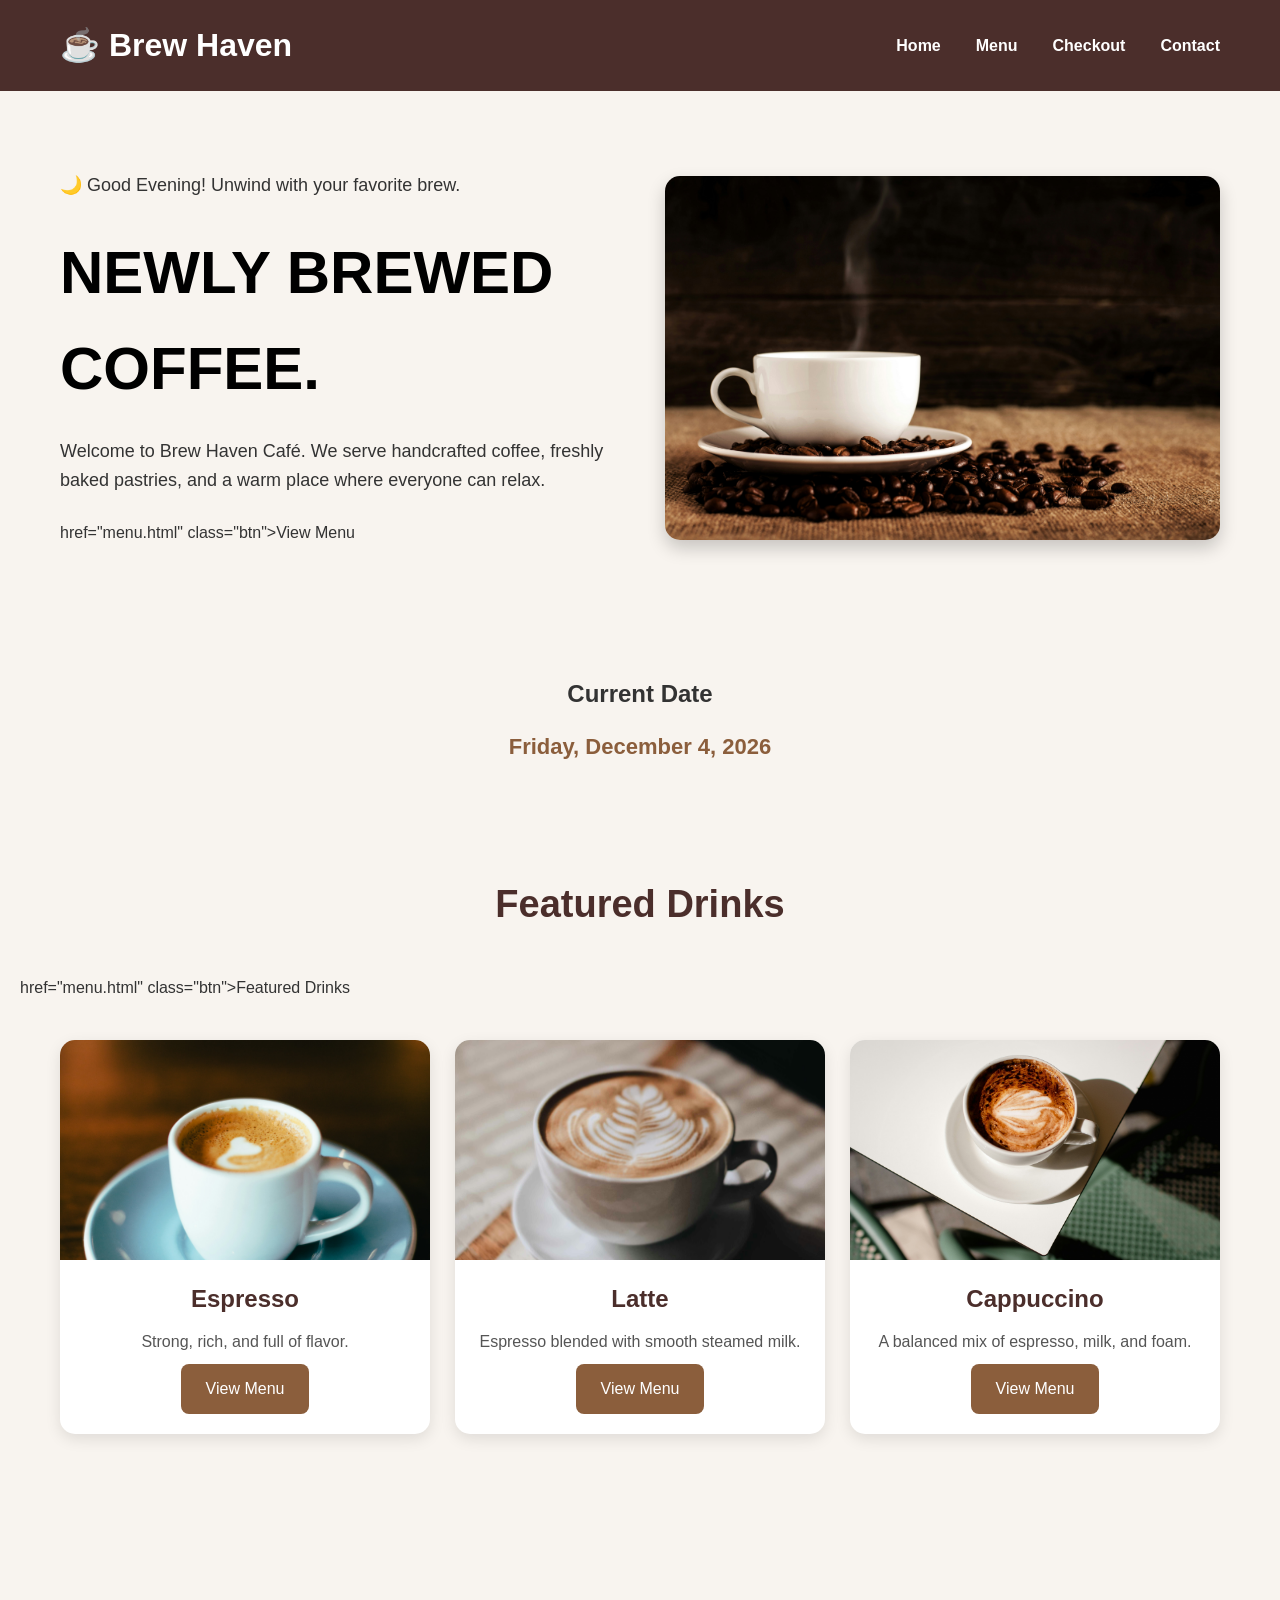
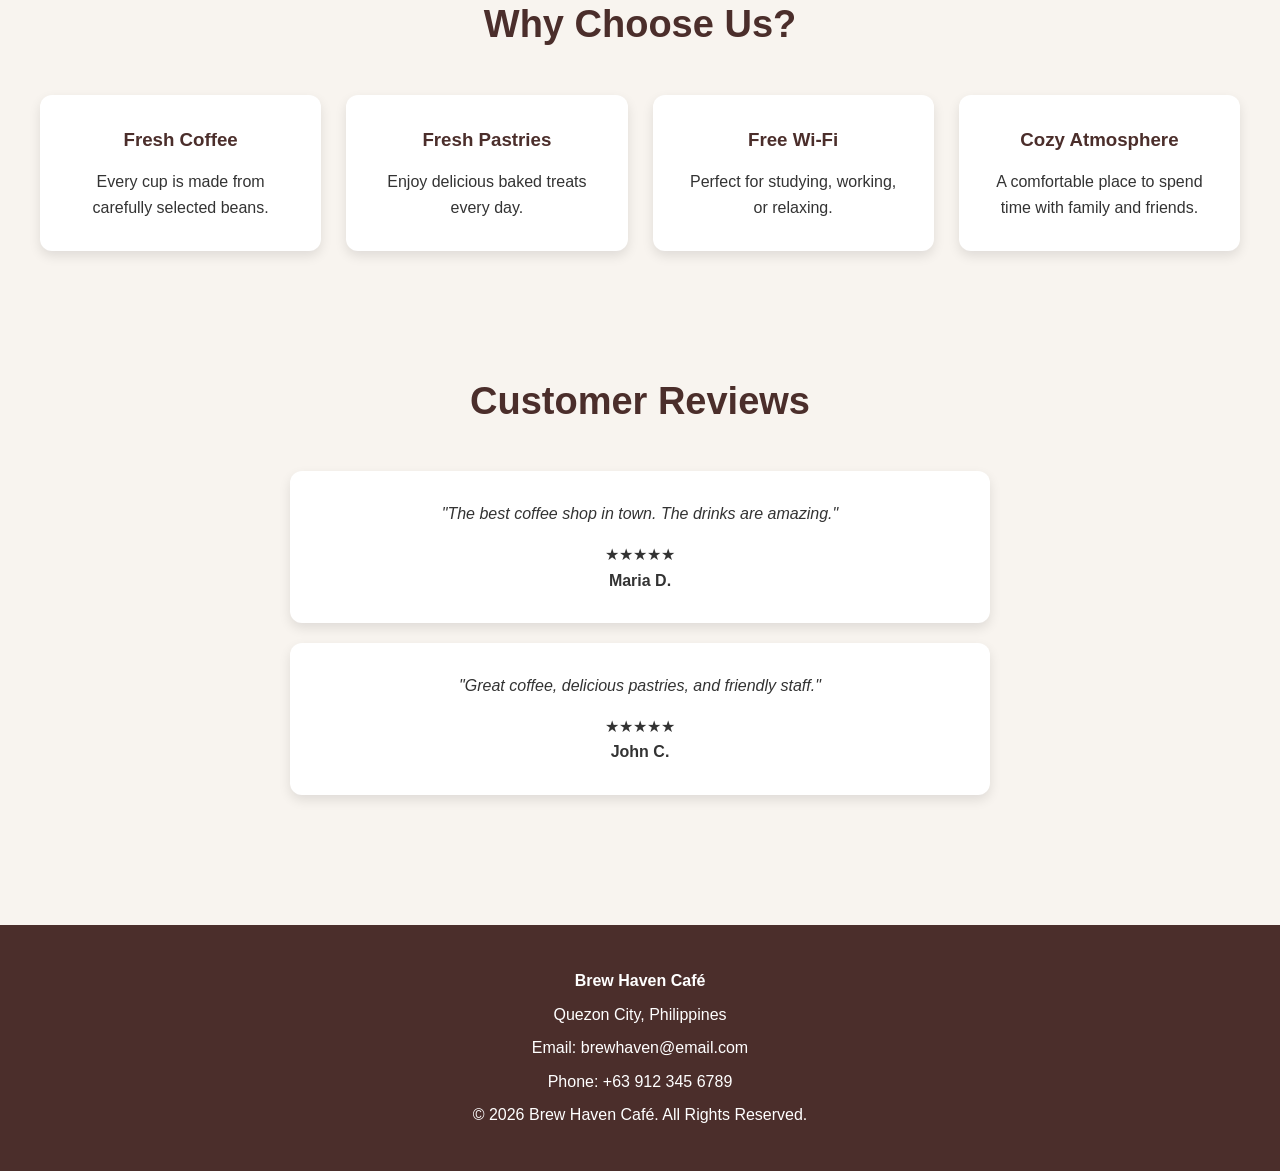
<file: index.html>
<!DOCTYPE html>
<html lang="en">
<head>
    <meta charset="UTF-8">
    <meta name="viewport" content="width=device-width, initial-scale=1.0">

    <title>Brew Haven Café | Home</title>
    <meta name="description" content="Enjoy handcrafted coffee and fresh pastries at Brew Haven Café.">

    <link rel="stylesheet" href="CSS/style.css">
</head>

<body>

<header>
    <nav class="navbar">
        <h2 class="logo">☕ Brew Haven</h2>

        <ul class="nav-links" id="navLinks">
    <li><a href="index.html">Home</a></li>
    <li><a href="menu.html">Menu</a></li>
    <li><a href="checkout.html">Checkout</a></li>
    <li><a href="contact.html">Contact</a></li>
</ul>

        <button id="menuToggle" class="menu-toggle">☰</button>
    </nav>
</header>

<main>

    <section class="hero">

        <div class="hero-content">

            <p id="greeting"></p>

            <h1>NEWLY BREWED COFFEE.</h1>

            <p>
                Welcome to Brew Haven Café. We serve handcrafted coffee,
                freshly baked pastries, and a warm place where everyone can relax.
            </p>

            <a> href="menu.html" class="btn">View Menu</a>

        </div>

        <div class="hero-image">
            <img src="images/hero.jpg"
                 alt="Cup of freshly brewed coffee">
        </div>

    </section>

    <section class="datetime">
        <h2>Current Date</h2>
        <p id="dateTime"></p>
    </section>

    <section class="featured">

         <h2>Featured Drinks</h2>
          <a> href="menu.html" class="btn">Featured Drinks</a>
         
        <div class="cards">

            <article class="card">
                <img src="images/espresso.jpg" alt="Espresso">
                <h3>Espresso</h3>
                <p>Strong, rich, and full of flavor.</p>
                 <a href="menu.html" class="btn">View Menu</a>
            </article>

            <article class="card">
                <img src="images/latte.jpg" alt="Latte">
                <h3>Latte</h3>
                <p>Espresso blended with smooth steamed milk.</p>
                 <a href="menu.html" class="btn">View Menu</a>
            </article>

            <article class="card">
                <img src="images/cappuccino.jpg" alt="Cappuccino">
                <h3>Cappuccino</h3>
                <p>A balanced mix of espresso, milk, and foam.</p>
                 <a href="menu.html" class="btn">View Menu</a>
            </article>

        </div>

    </section>

    <section class="about">

        <h2>Why Choose Us?</h2>

        <div class="features">

            <div class="feature">
                <h3>Fresh Coffee</h3>
                <p>Every cup is made from carefully selected beans.</p>
            </div>

            <div class="feature">
                <h3>Fresh Pastries</h3>
                <p>Enjoy delicious baked treats every day.</p>
            </div>

            <div class="feature">
                <h3>Free Wi-Fi</h3>
                <p>Perfect for studying, working, or relaxing.</p>
            </div>

            <div class="feature">
                <h3>Cozy Atmosphere</h3>
                <p>A comfortable place to spend time with family and friends.</p>
            </div>

        </div>

    </section>

    <section class="testimonials">

        <h2>Customer Reviews</h2>

        <div class="review">

            <blockquote>
                "The best coffee shop in town. The drinks are amazing."
            </blockquote>

            <p>★★★★★</p>
            <strong>Maria D.</strong>

        </div>

        <div class="review">

            <blockquote>
                "Great coffee, delicious pastries, and friendly staff."
            </blockquote>

            <p>★★★★★</p>
            <strong>John C.</strong>

        </div>

    </section>

</main>

<footer>

    <p><strong>Brew Haven Café</strong></p>

    <p>Quezon City, Philippines</p>

    <p>Email: brewhaven@email.com</p>

    <p>Phone: +63 912 345 6789</p>

    <p>&copy; 2026 Brew Haven Café. All Rights Reserved.</p>

</footer>

<script src="JS/script.js"></script>

</body>
</html>
</file>
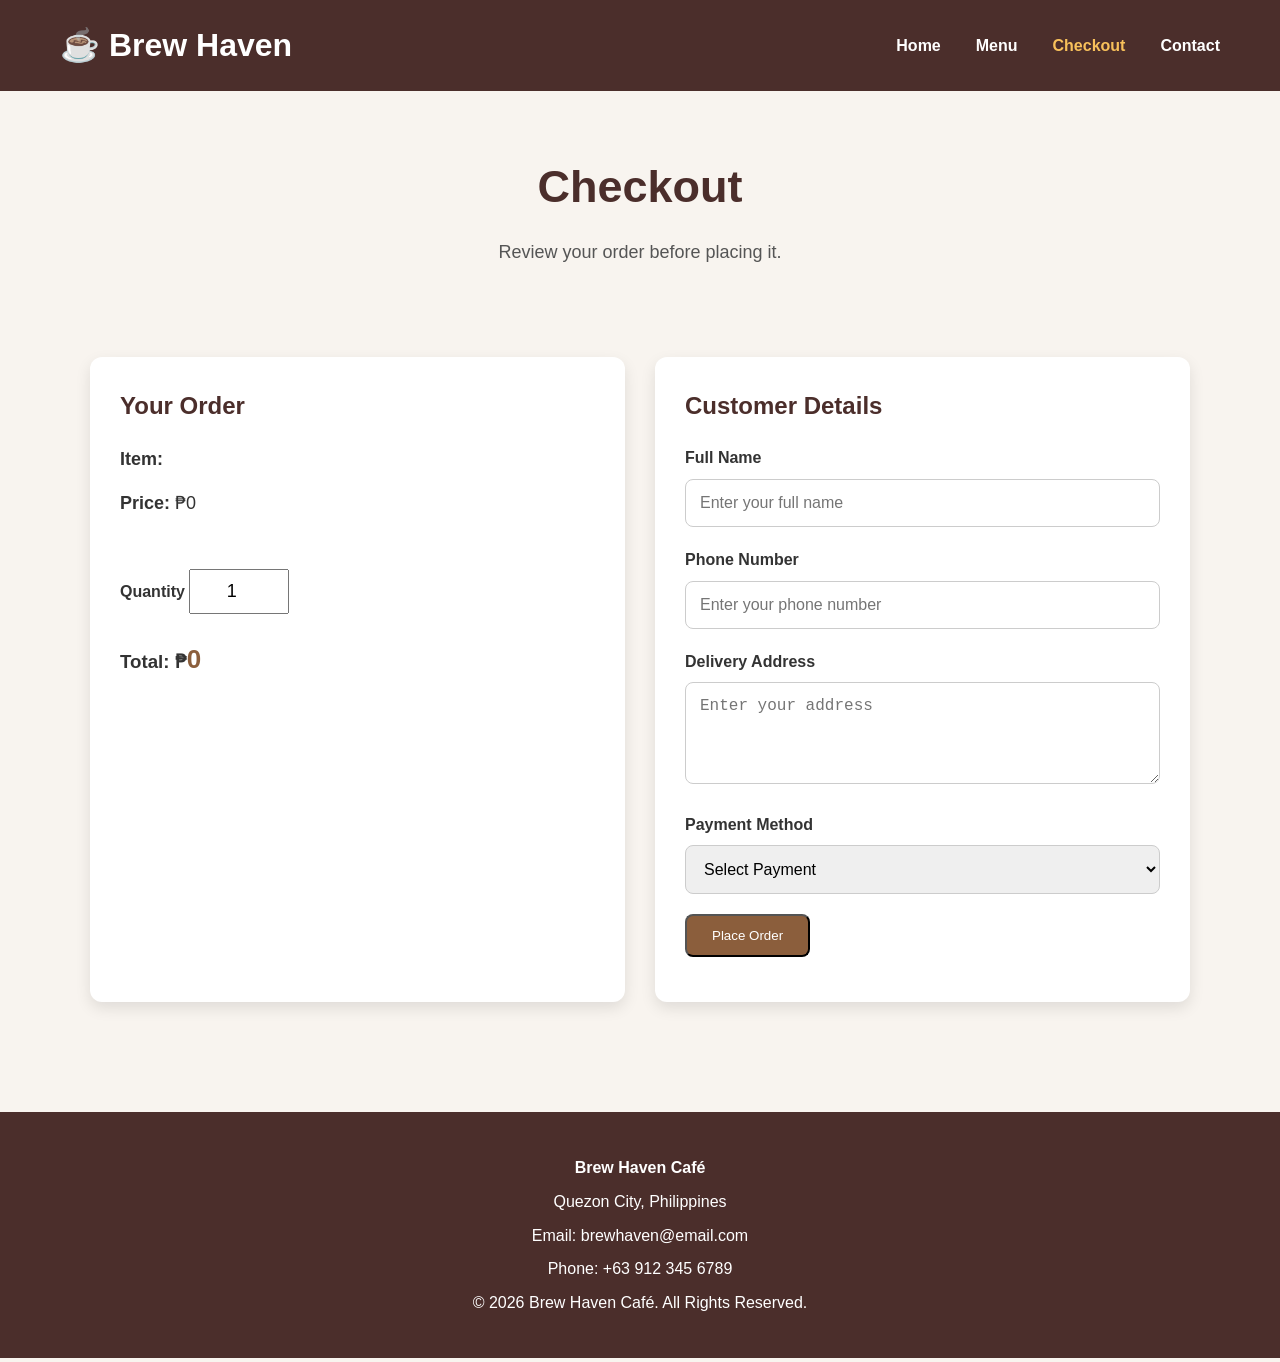
<file: checkout.html>
<!DOCTYPE html>
<html lang="en">
<head>
    <meta charset="UTF-8">
    <meta name="viewport" content="width=device-width, initial-scale=1.0">

    <title>Brew Haven Café | Checkout</title>

    <link rel="stylesheet" href="CSS/style.css">
</head>

<body>

<header>
    <nav class="navbar">

        <h2 class="logo">☕ Brew Haven</h2>

        <ul class="nav-links" id="navLinks">
            <li><a href="index.html">Home</a></li>
            <li><a href="menu.html">Menu</a></li>
            <li><a href="checkout.html" class="active">Checkout</a></li>
            <li><a href="contact.html">Contact</a></li>
        </ul>

        <button id="menuToggle" class="menu-toggle">☰</button>

    </nav>
</header>

<main>

    <section class="page-header">
        <h1>Checkout</h1>
        <p>Review your order before placing it.</p>
    </section>

    <section class="checkout-section">

        <div class="checkout-container">

            <!-- ORDER SUMMARY -->

            <div class="checkout-box">

                <h2>Your Order</h2>

                <p><strong>Item:</strong> <span id="itemName"></span></p>

                <p><strong>Price:</strong> ₱<span id="itemPrice"></span></p>

                <br>

                <label for="quantity"><strong>Quantity</strong></label>

                <input
                    type="number"
                    id="quantity"
                    min="1"
                    value="1">

                <br><br>

                <h3>Total: ₱<span id="totalAmount"></span></h3>

            </div>

            <!-- CUSTOMER DETAILS -->

            <div class="checkout-box">

                <h2>Customer Details</h2>

                <form id="checkoutForm">

                    <div class="form-group">

                        <label>Full Name</label>

                        <input
                            type="text"
                            id="fullname"
                            placeholder="Enter your full name">

                    </div>

                    <div class="form-group">

                        <label>Phone Number</label>

                        <input
                            type="text"
                            id="phone"
                            placeholder="Enter your phone number">

                    </div>

                    <div class="form-group">

                        <label>Delivery Address</label>

                        <textarea
                            id="address"
                            rows="4"
                            placeholder="Enter your address"></textarea>

                    </div>

                    <div class="form-group">

                        <label>Payment Method</label>

                        <select id="payment">

                            <option value="">Select Payment</option>

                            <option>Cash on Delivery</option>

                            <option>GCash</option>

                            <option>Credit Card</option>

                        </select>

                    </div>

                    <button class="btn" type="submit">
                        Place Order
                    </button>

                    <p id="checkoutMessage"></p>

                </form>

            </div>

        </div>

    </section>

</main>

<footer>

    <p><strong>Brew Haven Café</strong></p>

    <p>Quezon City, Philippines</p>

    <p>Email: brewhaven@email.com</p>

    <p>Phone: +63 912 345 6789</p>

    <p>&copy; 2026 Brew Haven Café. All Rights Reserved.</p>

</footer>

<script>

const params = new URLSearchParams(window.location.search);

const item = params.get("item");
const price = Number(params.get("price"));

document.getElementById("itemName").textContent = item;
document.getElementById("itemPrice").textContent = price;

const quantity = document.getElementById("quantity");
const total = document.getElementById("totalAmount");

function updateTotal(){

    total.textContent = quantity.value * price;

}

updateTotal();

quantity.addEventListener("input", updateTotal);

</script>

<script src="JS/script.js"></script>

</body>
</html>
</file>
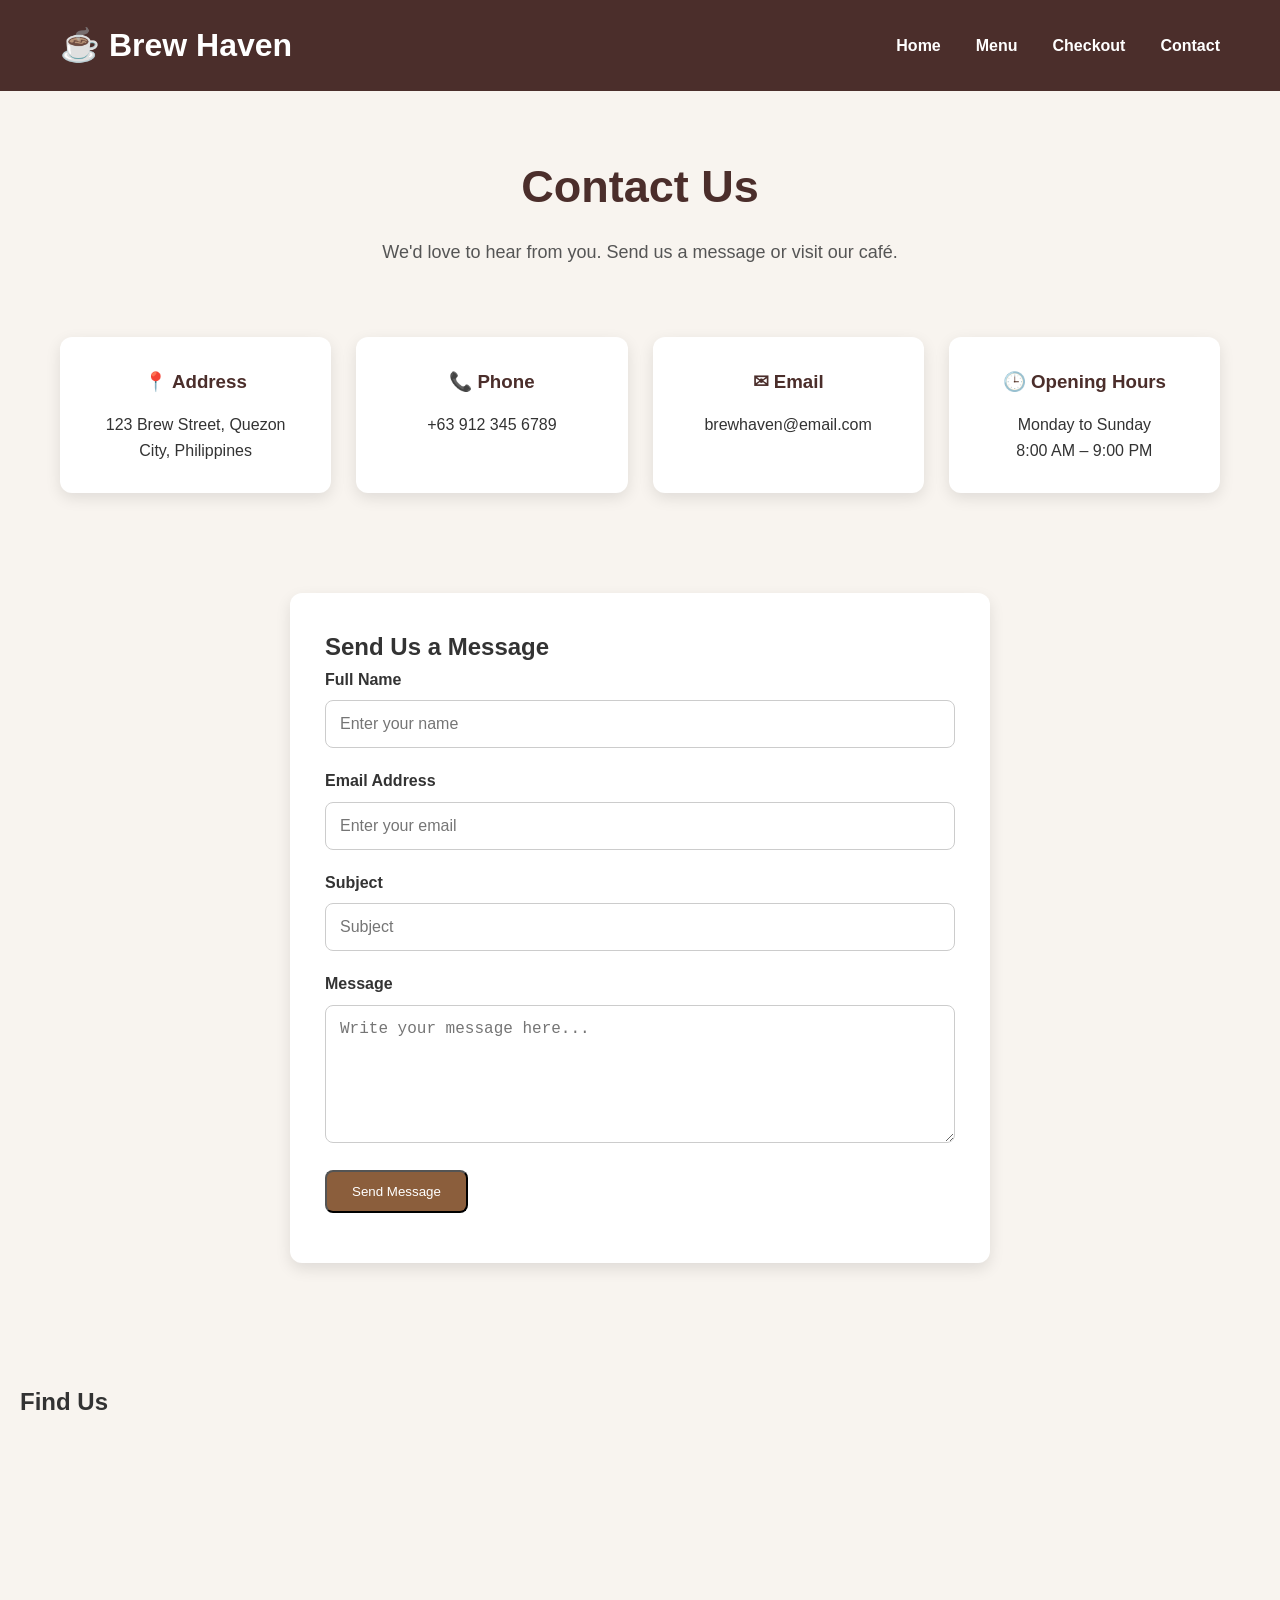
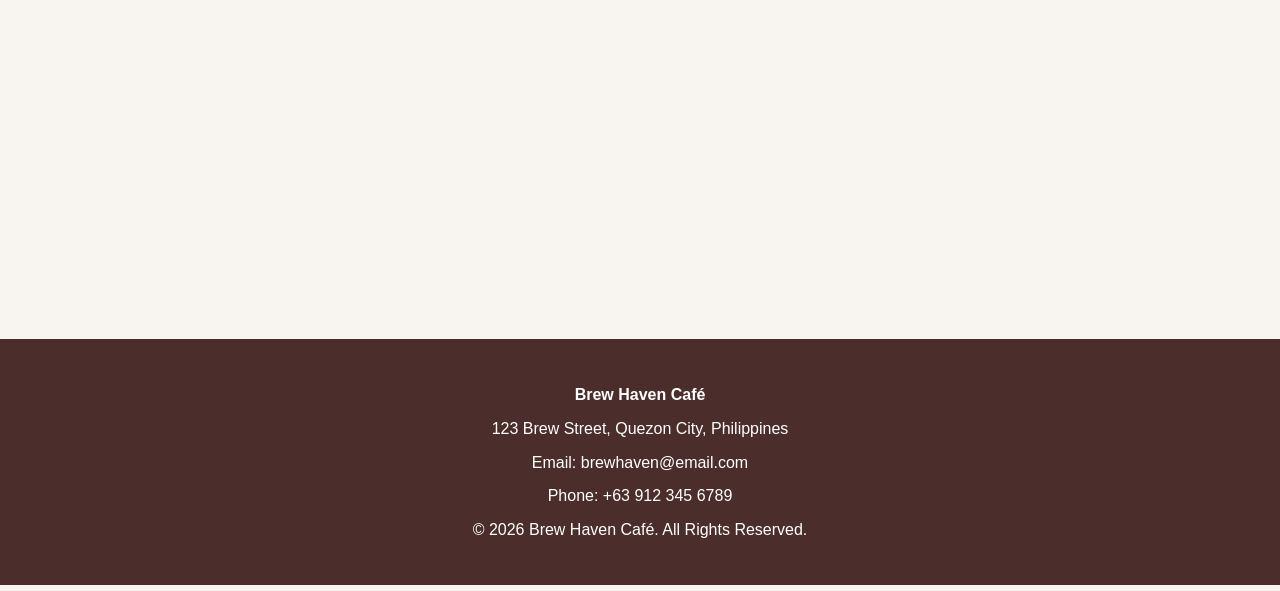
<file: contact.html>
<!DOCTYPE html>
<html lang="en">
<head>
    <meta charset="UTF-8">
    <meta name="viewport" content="width=device-width, initial-scale=1.0">

    <title>Brew Haven Café | Contact</title>
    <meta name="description" content="Contact Brew Haven Café for inquiries, reservations, or feedback.">

    <link rel="stylesheet" href="CSS/style.css">
</head>

<body>

<header>
    <nav class="navbar">

        <h2 class="logo">☕ Brew Haven</h2>

        <ul class="nav-links" id="navLinks">
    <li><a href="index.html">Home</a></li>
    <li><a href="menu.html">Menu</a></li>
    <li><a href="checkout.html">Checkout</a></li>
    <li><a href="contact.html">Contact</a></li>
</ul>

        <button class="menu-toggle" id="menuToggle">☰</button>

    </nav>
</header>

<main>

    <!-- Page Header -->

    <section class="page-header">

        <h1>Contact Us</h1>

        <p>
            We'd love to hear from you. Send us a message or visit our café.
        </p>

    </section>

    <!-- Contact Information -->

    <section class="contact-info">

        <div class="info-card">
            <h3>📍 Address</h3>
            <p>123 Brew Street, Quezon City, Philippines</p>
        </div>

        <div class="info-card">
            <h3>📞 Phone</h3>
            <p>+63 912 345 6789</p>
        </div>

        <div class="info-card">
            <h3>✉ Email</h3>
            <p>brewhaven@email.com</p>
        </div>

        <div class="info-card">
            <h3>🕒 Opening Hours</h3>
            <p>Monday to Sunday</p>
            <p>8:00 AM – 9:00 PM</p>
        </div>

    </section>

    <!-- Contact Form -->

    <section class="contact-section">

        <div class="contact-form">

            <h2>Send Us a Message</h2>

            <form id="contactForm">

                <div class="form-group">

                    <label for="name">Full Name</label>

                    <input
                        type="text"
                        id="name"
                        name="name"
                        placeholder="Enter your name"
                        required>

                </div>

                <div class="form-group">

                    <label for="email">Email Address</label>

                    <input
                        type="email"
                        id="email"
                        name="email"
                        placeholder="Enter your email"
                        required>

                </div>

                <div class="form-group">

                    <label for="subject">Subject</label>

                    <input
                        type="text"
                        id="subject"
                        name="subject"
                        placeholder="Subject">

                </div>

                <div class="form-group">

                    <label for="message">Message</label>

                    <textarea
                        id="message"
                        name="message"
                        rows="6"
                        placeholder="Write your message here..."
                        required></textarea>

                </div>

                <button type="submit" class="btn">
                    Send Message
                </button>

                <p id="formMessage"></p>

            </form>

        </div>

    </section>

    <!-- Map -->

    <section class="map-section">

        <h2>Find Us</h2>

        <iframe
            src="https://www.google.com/maps?q=Quezon+City,+Philippines&output=embed"
            width="100%"
            height="400"
            style="border:0;"
            allowfullscreen=""
            loading="lazy">
        </iframe>

    </section>

</main>

<footer>

    <p><strong>Brew Haven Café</strong></p>

    <p>123 Brew Street, Quezon City, Philippines</p>

    <p>Email: brewhaven@email.com</p>

    <p>Phone: +63 912 345 6789</p>

    <p>&copy; 2026 Brew Haven Café. All Rights Reserved.</p>

</footer>

<script src="JS/script.js"></script>

</body>
</html>
</file>
<file: CSS/style.css>
/* =====================================
   RESET
===================================== */

*{
    margin:0;
    padding:0;
    box-sizing:border-box;
}

body{
    font-family:Arial, Helvetica, sans-serif;
    background:#f8f4ef;
    color:#333;
    line-height:1.6;
}

img{
    max-width:100%;
    display:block;
}

a{
    text-decoration:none;
}

ul{
    list-style:none;
}

/* =====================================
   HEADER
===================================== */

header{
    background:#4b2e2b;
    position:sticky;
    top:0;
    z-index:999;
}

.navbar{

    max-width:1200px;
    margin:auto;

    display:flex;
    justify-content:space-between;
    align-items:center;

    padding:20px;

}

.logo{

    color:white;
    font-size:32px;

}

.nav-links{

    display:flex;
    gap:35px;

}

.nav-links a{

    color:white;
    font-weight:bold;
    transition:.3s;

}

.nav-links a:hover,
.nav-links a.active{

    color:#f8c15b;

}

.menu-toggle{

    display:none;

    background:none;
    border:none;

    color:white;

    font-size:30px;

    cursor:pointer;

}

/* =====================================
   HERO
===================================== */

.hero{

    max-width:1200px;

    margin:60px auto;

    display:flex;

    align-items:center;

    justify-content:space-between;

    gap:50px;

    padding:20px;

}

.hero-content{

    flex:1;

}

.hero-content h1{

    font-size:60px;

    color:#000000;

    margin:20px 0;

    font-family: "Times New Roman",

}

.hero-content p{

    margin-bottom:25px;

    font-size:18px;

}

.hero-image{

    flex:1;

}

.hero-image img{

    border-radius:15px;

    box-shadow:0 8px 18px rgba(0,0,0,.2);

}

/* =====================================
   BUTTON
===================================== */

.btn{

    display:inline-block;

    background:#8b5e3c;

    color:white;

    padding:12px 25px;

    border-radius:8px;

    transition:.3s;

}

.btn:hover{

    background:#5f3e29;

    transform:translateY(-2px);

}
/* =====================================
   PAGE HEADER
===================================== */

.page-header{
    text-align:center;
    padding:60px 20px 30px;
}

.page-header h1{
    font-size:45px;
    color:#4b2e2b;
    margin-bottom:15px;
}

.page-header p{
    font-size:18px;
    color:#555;
}

/* =====================================
   DATE SECTION
===================================== */

.datetime,
.date-section{

    text-align:center;

    padding:50px 20px;

}

#dateTime{

    margin-top:15px;

    font-size:22px;

    color:#8b5e3c;

    font-weight:bold;

}

/* =====================================
   SECTION TITLES
===================================== */

.featured,
.menu-section,
.about,
.why-us,
.testimonials,
.special-offer{

    padding:60px 20px;

}

.featured h2,
.menu-section h2,
.about h2,
.why-us h2,
.testimonials h2,
.special-offer h2{

    text-align:center;

    color:#4b2e2b;

    margin-bottom:40px;

    font-size:38px;

}

/* =====================================
   CARD GRID
===================================== */

/* =====================================
   CARD GRID
===================================== */

.cards {
    max-width: 1200px;
    margin: 40px auto;
    padding: 0 20px;

    display: grid;
    grid-template-columns: repeat(auto-fit, minmax(280px, 1fr));
    gap: 25px;
}

/* =====================================
   CARD DESIGN
===================================== */

.card {
    background: white;
    border-radius: 15px;
    overflow: hidden;
    text-align: center;
    box-shadow: 0 5px 15px rgba(0,0,0,.1);
    transition: transform .3s ease;
}

.card:hover {
    transform: translateY(-8px);
}

.card img {
    width: 100%;
    height: 220px;
    object-fit: cover;
}

.card h3 {
    margin-top: 20px;
    color: #4b2e2b;
    font-size: 24px;
}

.card p {
    padding: 10px 20px;
    color: #555;
}

.card h4 {
    color: #8b5e3c;
    font-size: 22px;
    margin: 15px 0;
}

.card .btn {
    display: inline-block;
    margin-bottom: 20px;
}

/* =====================================
   FEATURES
===================================== */

.features{

    max-width:1200px;

    margin:auto;

    display:grid;

    grid-template-columns:repeat(auto-fit,minmax(250px,1fr));

    gap:25px;

}

.feature{

    background:white;

    padding:30px;

    border-radius:12px;

    text-align:center;

    box-shadow:0 5px 12px rgba(0,0,0,.1);

    transition:.3s;

}

.feature:hover{

    transform:translateY(-8px);

}

.feature h3{

    color:#4b2e2b;

    margin-bottom:15px;

}

/* =====================================
   TESTIMONIALS
===================================== */

.testimonials{

    max-width:1200px;

    margin:auto;

}

.review{

    background:white;

    margin:20px auto;

    padding:30px;

    border-radius:12px;

    box-shadow:0 5px 12px rgba(0,0,0,.1);

    text-align:center;

    max-width:700px;

}

.review blockquote{

    font-style:italic;

    margin-bottom:15px;

}

/* =====================================
   SPECIAL OFFER
===================================== */

.special-offer{

    text-align:center;

    background:#4b2e2b;

    color:white;

}

.special-offer p{

    font-size:20px;

    margin:25px 0;

}
/* =====================================
   CONTACT INFO
===================================== */

.contact-info{

    max-width:1200px;

    margin:40px auto;

    display:grid;

    grid-template-columns:repeat(auto-fit,minmax(250px,1fr));

    gap:25px;

    padding:0 20px;

}

.info-card{

    background:white;

    padding:30px;

    text-align:center;

    border-radius:12px;

    box-shadow:0 5px 15px rgba(0,0,0,.1);

    transition:.3s;

}

.info-card:hover{

    transform:translateY(-8px);

}

.info-card h3{

    color:#4b2e2b;

    margin-bottom:15px;

}

/* =====================================
   CONTACT FORM
===================================== */

.contact-section{

    padding:60px 20px;

}

.contact-form{

    max-width:700px;

    margin:auto;

    background:white;

    padding:35px;

    border-radius:12px;

    box-shadow:0 6px 15px rgba(0,0,0,.1);

}

.form-group{

    margin-bottom:20px;

}

.form-group label{

    display:block;

    margin-bottom:8px;

    font-weight:bold;

}

.form-group input,
.form-group textarea,
.form-group select{

    width:100%;

    padding:14px;

    border:1px solid #ccc;

    border-radius:8px;

    font-size:16px;

}

.form-group input:focus,
.form-group textarea:focus,
.form-group select:focus{

    outline:none;

    border-color:#8b5e3c;

}

textarea{

    resize:vertical;

}

#formMessage,
#checkoutMessage{

    margin-top:15px;

    text-align:center;

    font-weight:bold;

}

/* =====================================
   CHECKOUT
===================================== */

.checkout-section{

    padding:60px 20px;

}

.checkout-container{

    max-width:1100px;

    margin:auto;

    display:grid;

    grid-template-columns:repeat(auto-fit,minmax(350px,1fr));

    gap:30px;

}

.checkout-box{

    background:white;

    padding:30px;

    border-radius:12px;

    box-shadow:0 6px 15px rgba(0,0,0,.1);

}

.checkout-box h2{

    color:#4b2e2b;

    margin-bottom:20px;

}

.checkout-box p{

    margin:15px 0;

    font-size:18px;

}

#quantity{

    width:100px;

    padding:10px;

    margin-top:10px;

    font-size:18px;

    text-align:center;

}

#totalAmount{

    color:#8b5e3c;

    font-size:26px;

    font-weight:bold;

}

/* =====================================
   MAP
===================================== */

.map-section{

    padding:60px 20px;

}

.map-section iframe{

    width:100%;

    border:none;

    border-radius:12px;

}

/* =====================================
   FOOTER
===================================== */

footer{

    background:#4b2e2b;

    color:white;

    text-align:center;

    padding:35px 20px;

    margin-top:50px;

}

footer p{

    margin:8px 0;

}

/* =====================================
   RESPONSIVE DESIGN
===================================== */

@media (max-width:900px){

    .hero{

        flex-direction:column-reverse;

        text-align:center;

    }

    .hero-content h1{

        font-size:45px;

    }

}

@media (max-width:768px){

    .menu-toggle{

        display:block;

    }

    .nav-links{

        display:none;

        position:absolute;

        top:75px;

        left:0;

        width:100%;

        background:#4b2e2b;

        flex-direction:column;

        align-items:center;

        padding:20px 0;

        gap:20px;

    }

    .nav-links.show{

        display:flex;

    }

    .hero-content h1{

        font-size:38px;

    }

    .page-header h1{

        font-size:36px;

    }

}

@media (max-width: 768px) {

    .menu-toggle {
        display: block;
    }

    .nav-links {
        display: none;
        /* your existing code */
    }

    .nav-links.show {
        display: flex;
    }

    .cards {
        grid-template-columns: 1fr;
    }

    .card .btn {
        width: 100%;
    }

}
</file>
